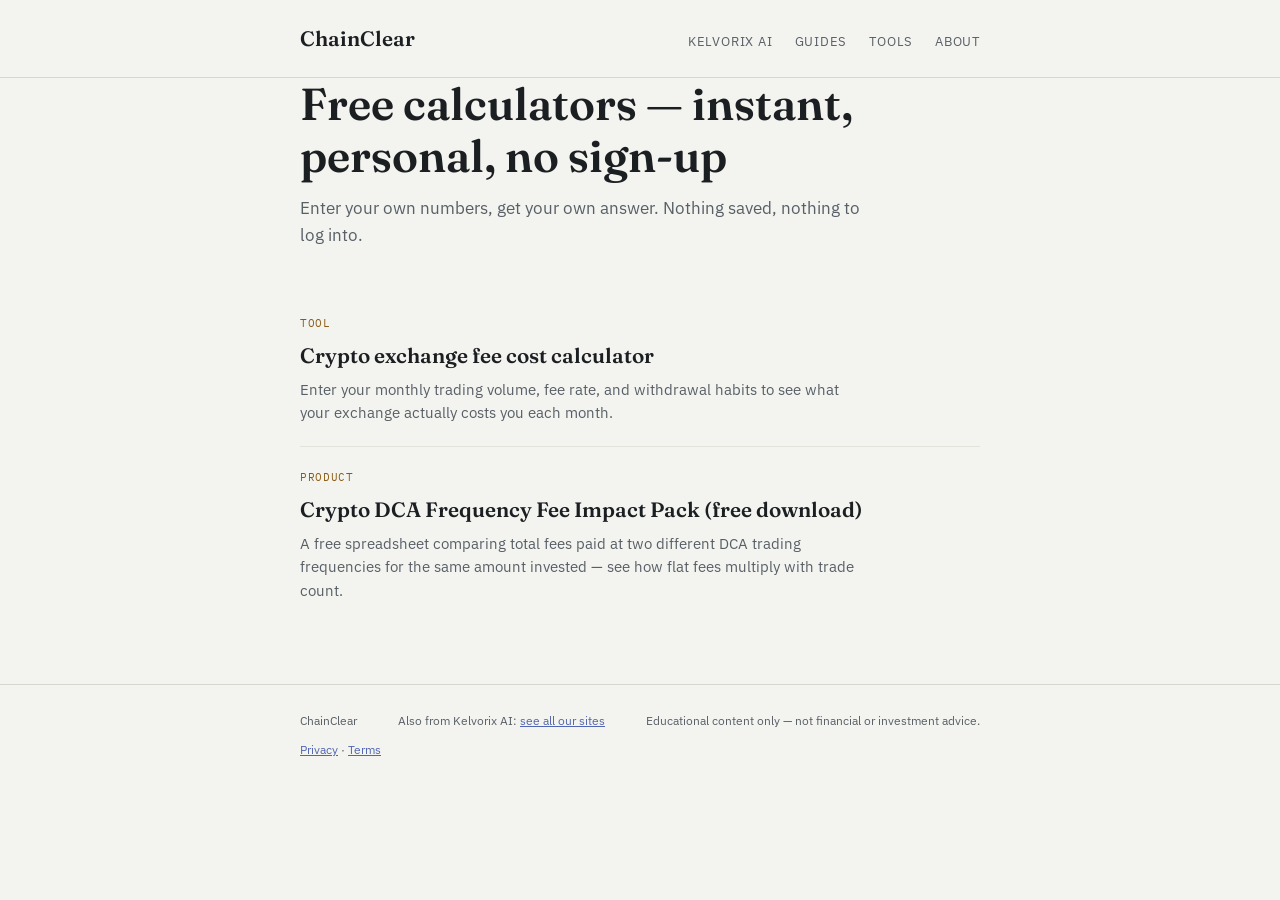
<file: tools/index.html>
<!doctype html>
<html lang="en">
<head>
<script async src="https://pagead2.googlesyndication.com/pagead/js/adsbygoogle.js?client=ca-pub-6051499531677717" crossorigin="anonymous"></script>
<meta charset="utf-8">
<meta name="viewport" content="width=device-width, initial-scale=1">
<title>Free Crypto Exchange Fee Calculators & Tools | ChainClear</title>
<meta name="description" content="Free calculators for crypto exchange trading and withdrawal fee costs — instant, personal, no sign-up.">
<link rel="canonical" href="https://kelvorixai.github.io/chainclear/tools/">
<link rel="preconnect" href="https://fonts.googleapis.com">
<link rel="preconnect" href="https://fonts.gstatic.com" crossorigin>
<link href="https://fonts.googleapis.com/css2?family=Fraunces:opsz,wght@9..144,500;9..144,600&family=IBM+Plex+Sans:wght@400;500;600&family=IBM+Plex+Mono:wght@400;500&display=swap" rel="stylesheet">
<link rel="stylesheet" href="../style.css">
</head>
<body>

<header class="site">
  <div class="wrap">
    <a class="brand" href="../index.html">ChainClear</a>
    <nav class="site">
      <a href="https://kelvorixai.github.io/">Kelvorix AI</a>
      <a href="../index.html">Guides</a>
      <a href="index.html">Tools</a>
      <a href="../about.html">About</a>
    </nav>
  </div>
</header>

<main class="wrap">
  <div class="hero">
    <h1>Free calculators — instant, personal, no sign-up</h1>
    <p>Enter your own numbers, get your own answer. Nothing saved, nothing to log into.</p>
  </div>

  <div class="post-list">
    <div class="post-card">
      <span class="tag">Tool</span>
      <a class="title" href="exchange-fee-cost-calculator.html">Crypto exchange fee cost calculator</a>
      <p>Enter your monthly trading volume, fee rate, and withdrawal habits to see what your exchange actually costs you each month.</p>
    </div>
    <div class="post-card">
      <span class="tag">Product</span>
      <a class="title" href="crypto-dca-fee-impact-pack.html">Crypto DCA Frequency Fee Impact Pack (free download)</a>
      <p>A free spreadsheet comparing total fees paid at two different DCA trading frequencies for the same amount invested — see how flat fees multiply with trade count.</p>
    </div>
  </div>
</main>

<footer class="site">
  <div class="wrap">
    <span>ChainClear</span>
    <span>Also from Kelvorix AI: <a href="https://kelvorixai.github.io/">see all our sites</a></span>
    <span>Educational content only — not financial or investment advice.</span>
    <span><a href="../privacy.html">Privacy</a> · <a href="../terms.html">Terms</a></span>
  </div>
</footer>

</body>
</html>
</file>
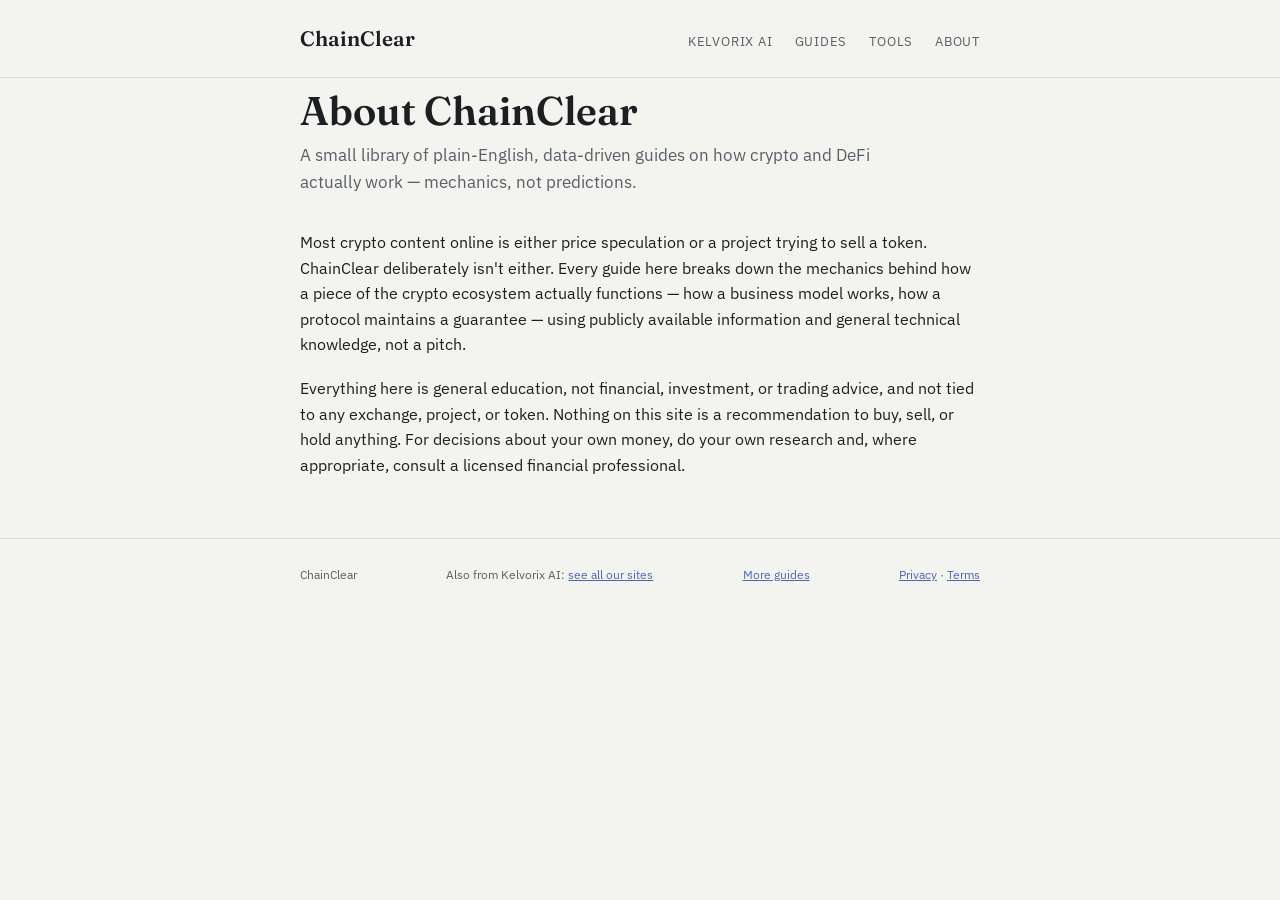
<file: about.html>
<!doctype html>
<html lang="en">
<head>
<script async src="https://pagead2.googlesyndication.com/pagead/js/adsbygoogle.js?client=ca-pub-6051499531677717" crossorigin="anonymous"></script>
<meta charset="utf-8">
<meta name="viewport" content="width=device-width, initial-scale=1">
<title>About | ChainClear</title>
<meta name="description" content="What ChainClear is and isn't — plain-English breakdowns of crypto and DeFi mechanics. No price predictions, no advice, no affiliation.">
<link rel="canonical" href="https://kelvorixai.github.io/chainclear/about.html">
<link rel="preconnect" href="https://fonts.googleapis.com">
<link rel="preconnect" href="https://fonts.gstatic.com" crossorigin>
<link href="https://fonts.googleapis.com/css2?family=Fraunces:opsz,wght@9..144,500;9..144,600&family=IBM+Plex+Sans:wght@400;500;600&family=IBM+Plex+Mono:wght@400;500&display=swap" rel="stylesheet">
<link rel="stylesheet" href="style.css">
</head>
<body>

<header class="site">
  <div class="wrap">
    <a class="brand" href="index.html">ChainClear</a>
    <nav class="site">
      <a href="https://kelvorixai.github.io/">Kelvorix AI</a>
      <a href="index.html">Guides</a>
      <a href="tools/index.html">Tools</a>
      <a href="about.html">About</a>
    </nav>
  </div>
</header>

<main class="wrap">
  <article class="post">
    <header class="meta">
      <h1>About ChainClear</h1>
      <p class="dek">A small library of plain-English, data-driven guides on how crypto and DeFi actually work — mechanics, not predictions.</p>
    </header>
    <div class="content">
      <p>Most crypto content online is either price speculation or a project trying to sell a token. ChainClear deliberately isn't either. Every guide here breaks down the mechanics behind how a piece of the crypto ecosystem actually functions — how a business model works, how a protocol maintains a guarantee — using publicly available information and general technical knowledge, not a pitch.</p>
      <p>Everything here is general education, not financial, investment, or trading advice, and not tied to any exchange, project, or token. Nothing on this site is a recommendation to buy, sell, or hold anything. For decisions about your own money, do your own research and, where appropriate, consult a licensed financial professional.</p>
    </div>
  </article>
</main>

<footer class="site">
  <div class="wrap">
    <span>ChainClear</span>
    <span>Also from Kelvorix AI: <a href="https://kelvorixai.github.io/">see all our sites</a></span>
    <span><a href="index.html">More guides</a></span>
    <span><a href="privacy.html">Privacy</a> · <a href="terms.html">Terms</a></span>
  </div>
</footer>

</body>
</html>
</file>
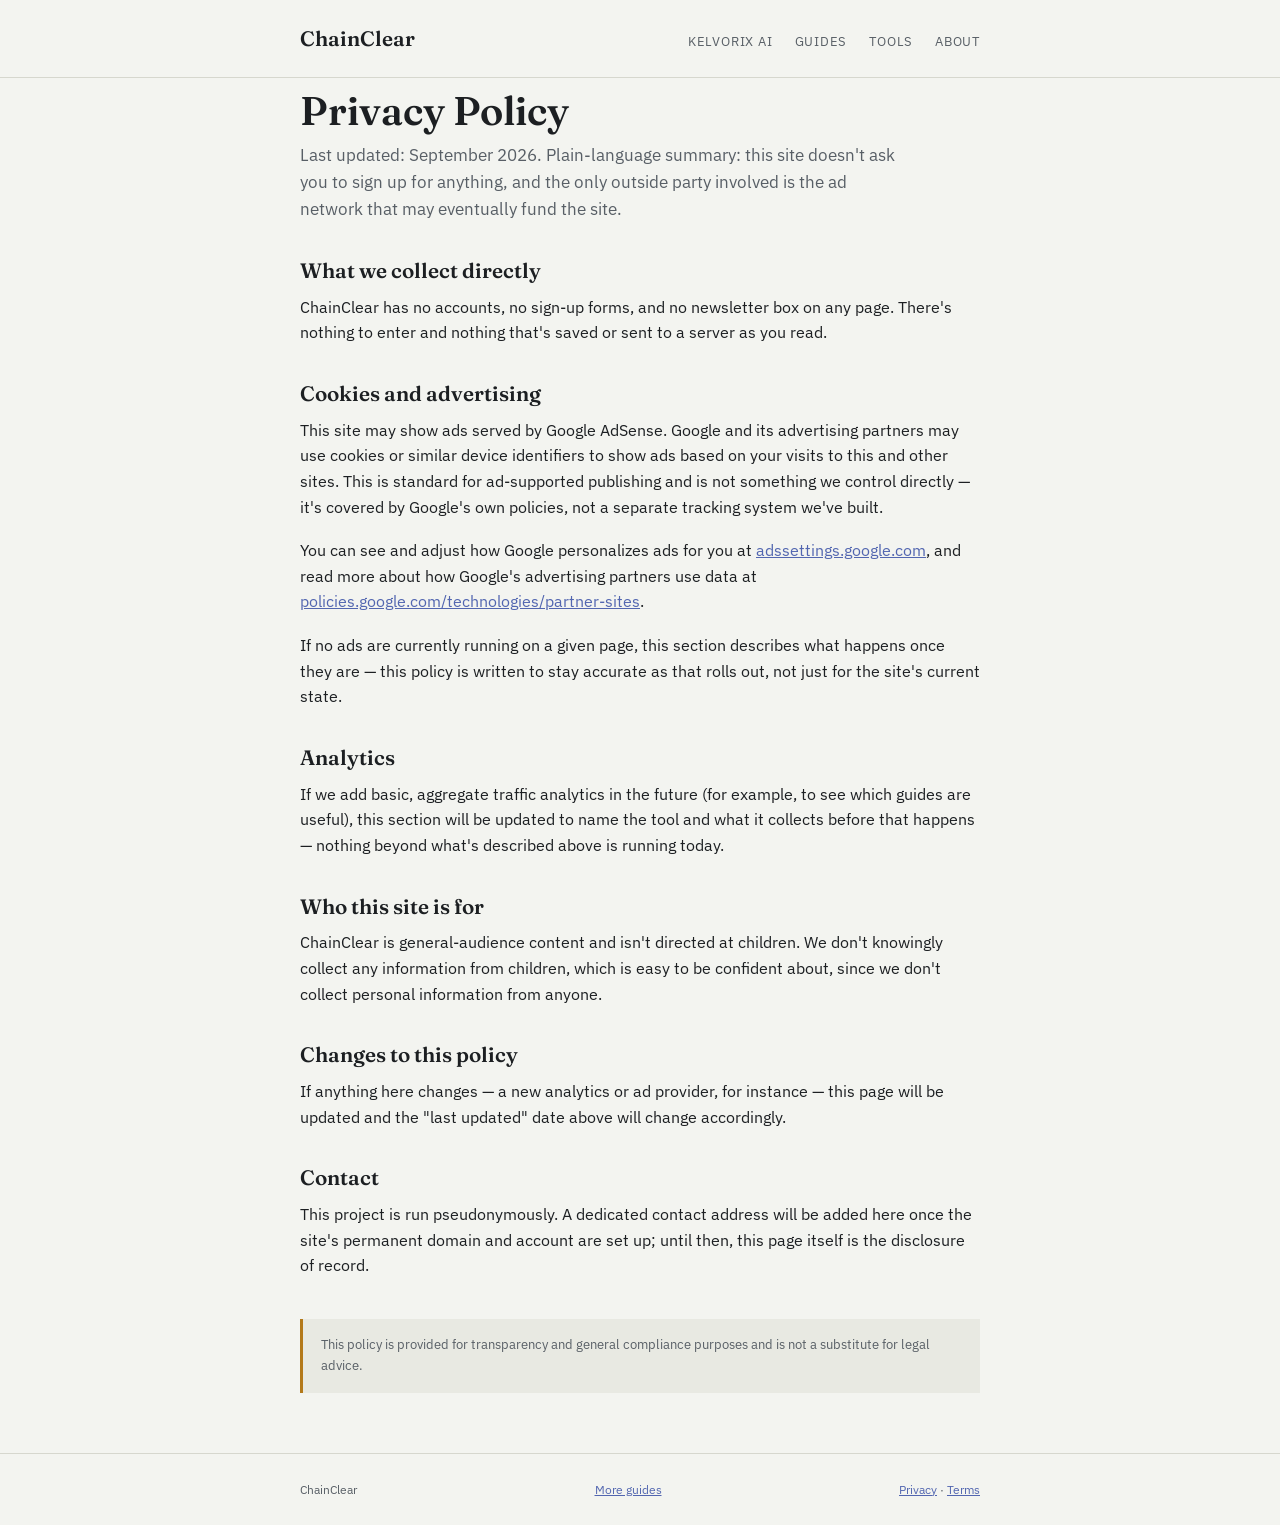
<file: privacy.html>
<!doctype html>
<html lang="en">
<head>
<script async src="https://pagead2.googlesyndication.com/pagead/js/adsbygoogle.js?client=ca-pub-6051499531677717" crossorigin="anonymous"></script>
<meta charset="utf-8">
<meta name="viewport" content="width=device-width, initial-scale=1">
<title>Privacy Policy | ChainClear</title>
<meta name="description" content="What ChainClear does and doesn't do with your data — no accounts, no sign-ups. How third-party ads use cookies, and how to opt out.">
<link rel="canonical" href="https://kelvorixai.github.io/chainclear/privacy.html">
<link rel="preconnect" href="https://fonts.googleapis.com">
<link rel="preconnect" href="https://fonts.gstatic.com" crossorigin>
<link href="https://fonts.googleapis.com/css2?family=Fraunces:opsz,wght@9..144,500;9..144,600&family=IBM+Plex+Sans:wght@400;500;600&family=IBM+Plex+Mono:wght@400;500&display=swap" rel="stylesheet">
<link rel="stylesheet" href="style.css">
</head>
<body>

<header class="site">
  <div class="wrap">
    <a class="brand" href="index.html">ChainClear</a>
    <nav class="site">
      <a href="https://kelvorixai.github.io/">Kelvorix AI</a>
      <a href="index.html">Guides</a>
      <a href="tools/index.html">Tools</a>
      <a href="about.html">About</a>
    </nav>
  </div>
</header>

<main class="wrap">
  <article class="post">
    <header class="meta">
      <h1>Privacy Policy</h1>
      <p class="dek">Last updated: September 2026. Plain-language summary: this site doesn't ask you to sign up for anything, and the only outside party involved is the ad network that may eventually fund the site.</p>
    </header>
    <div class="content">
      <h2>What we collect directly</h2>
      <p>ChainClear has no accounts, no sign-up forms, and no newsletter box on any page. There's nothing to enter and nothing that's saved or sent to a server as you read.</p>

      <h2>Cookies and advertising</h2>
      <p>This site may show ads served by Google AdSense. Google and its advertising partners may use cookies or similar device identifiers to show ads based on your visits to this and other sites. This is standard for ad-supported publishing and is not something we control directly — it's covered by Google's own policies, not a separate tracking system we've built.</p>
      <p>You can see and adjust how Google personalizes ads for you at <a href="https://adssettings.google.com" target="_blank" rel="noopener">adssettings.google.com</a>, and read more about how Google's advertising partners use data at <a href="https://policies.google.com/technologies/partner-sites" target="_blank" rel="noopener">policies.google.com/technologies/partner-sites</a>.</p>
      <p>If no ads are currently running on a given page, this section describes what happens once they are — this policy is written to stay accurate as that rolls out, not just for the site's current state.</p>

      <h2>Analytics</h2>
      <p>If we add basic, aggregate traffic analytics in the future (for example, to see which guides are useful), this section will be updated to name the tool and what it collects before that happens — nothing beyond what's described above is running today.</p>

      <h2>Who this site is for</h2>
      <p>ChainClear is general-audience content and isn't directed at children. We don't knowingly collect any information from children, which is easy to be confident about, since we don't collect personal information from anyone.</p>

      <h2>Changes to this policy</h2>
      <p>If anything here changes — a new analytics or ad provider, for instance — this page will be updated and the "last updated" date above will change accordingly.</p>

      <h2>Contact</h2>
      <p>This project is run pseudonymously. A dedicated contact address will be added here once the site's permanent domain and account are set up; until then, this page itself is the disclosure of record.</p>

      <div class="disclaimer">This policy is provided for transparency and general compliance purposes and is not a substitute for legal advice.</div>
    </div>
  </article>
</main>

<footer class="site">
  <div class="wrap">
    <span>ChainClear</span>
    <span><a href="index.html">More guides</a></span>
    <span><a href="privacy.html">Privacy</a> · <a href="terms.html">Terms</a></span>
  </div>
</footer>

</body>
</html>
</file>
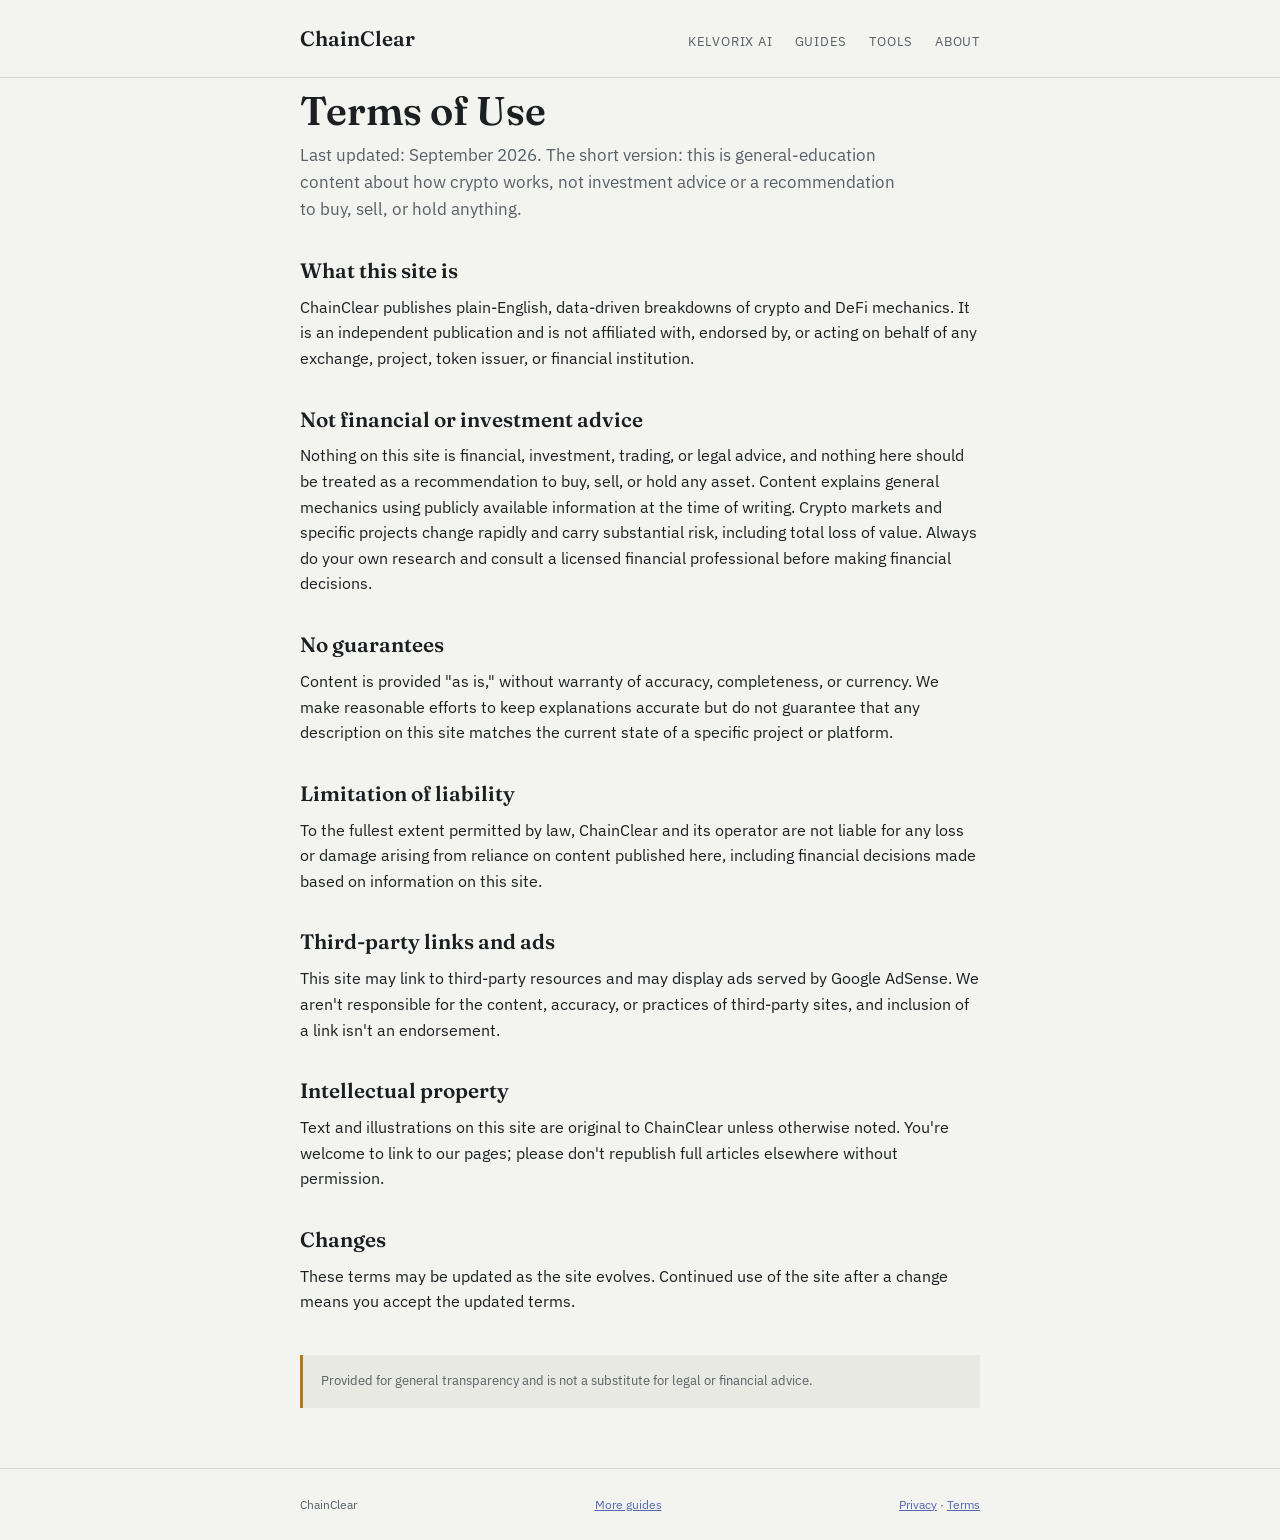
<file: terms.html>
<!doctype html>
<html lang="en">
<head>
<script async src="https://pagead2.googlesyndication.com/pagead/js/adsbygoogle.js?client=ca-pub-6051499531677717" crossorigin="anonymous"></script>
<meta charset="utf-8">
<meta name="viewport" content="width=device-width, initial-scale=1">
<title>Terms of Use | ChainClear</title>
<meta name="description" content="Terms of use for ChainClear — general-education content on crypto and DeFi mechanics, not financial or investment advice.">
<link rel="canonical" href="https://kelvorixai.github.io/chainclear/terms.html">
<link rel="preconnect" href="https://fonts.googleapis.com">
<link rel="preconnect" href="https://fonts.gstatic.com" crossorigin>
<link href="https://fonts.googleapis.com/css2?family=Fraunces:opsz,wght@9..144,500;9..144,600&family=IBM+Plex+Sans:wght@400;500;600&family=IBM+Plex+Mono:wght@400;500&display=swap" rel="stylesheet">
<link rel="stylesheet" href="style.css">
</head>
<body>

<header class="site">
  <div class="wrap">
    <a class="brand" href="index.html">ChainClear</a>
    <nav class="site">
      <a href="https://kelvorixai.github.io/">Kelvorix AI</a>
      <a href="index.html">Guides</a>
      <a href="tools/index.html">Tools</a>
      <a href="about.html">About</a>
    </nav>
  </div>
</header>

<main class="wrap">
  <article class="post">
    <header class="meta">
      <h1>Terms of Use</h1>
      <p class="dek">Last updated: September 2026. The short version: this is general-education content about how crypto works, not investment advice or a recommendation to buy, sell, or hold anything.</p>
    </header>
    <div class="content">
      <h2>What this site is</h2>
      <p>ChainClear publishes plain-English, data-driven breakdowns of crypto and DeFi mechanics. It is an independent publication and is not affiliated with, endorsed by, or acting on behalf of any exchange, project, token issuer, or financial institution.</p>

      <h2>Not financial or investment advice</h2>
      <p>Nothing on this site is financial, investment, trading, or legal advice, and nothing here should be treated as a recommendation to buy, sell, or hold any asset. Content explains general mechanics using publicly available information at the time of writing. Crypto markets and specific projects change rapidly and carry substantial risk, including total loss of value. Always do your own research and consult a licensed financial professional before making financial decisions.</p>

      <h2>No guarantees</h2>
      <p>Content is provided "as is," without warranty of accuracy, completeness, or currency. We make reasonable efforts to keep explanations accurate but do not guarantee that any description on this site matches the current state of a specific project or platform.</p>

      <h2>Limitation of liability</h2>
      <p>To the fullest extent permitted by law, ChainClear and its operator are not liable for any loss or damage arising from reliance on content published here, including financial decisions made based on information on this site.</p>

      <h2>Third-party links and ads</h2>
      <p>This site may link to third-party resources and may display ads served by Google AdSense. We aren't responsible for the content, accuracy, or practices of third-party sites, and inclusion of a link isn't an endorsement.</p>

      <h2>Intellectual property</h2>
      <p>Text and illustrations on this site are original to ChainClear unless otherwise noted. You're welcome to link to our pages; please don't republish full articles elsewhere without permission.</p>

      <h2>Changes</h2>
      <p>These terms may be updated as the site evolves. Continued use of the site after a change means you accept the updated terms.</p>

      <div class="disclaimer">Provided for general transparency and is not a substitute for legal or financial advice.</div>
    </div>
  </article>
</main>

<footer class="site">
  <div class="wrap">
    <span>ChainClear</span>
    <span><a href="index.html">More guides</a></span>
    <span><a href="privacy.html">Privacy</a> · <a href="terms.html">Terms</a></span>
  </div>
</footer>

</body>
</html>
</file>
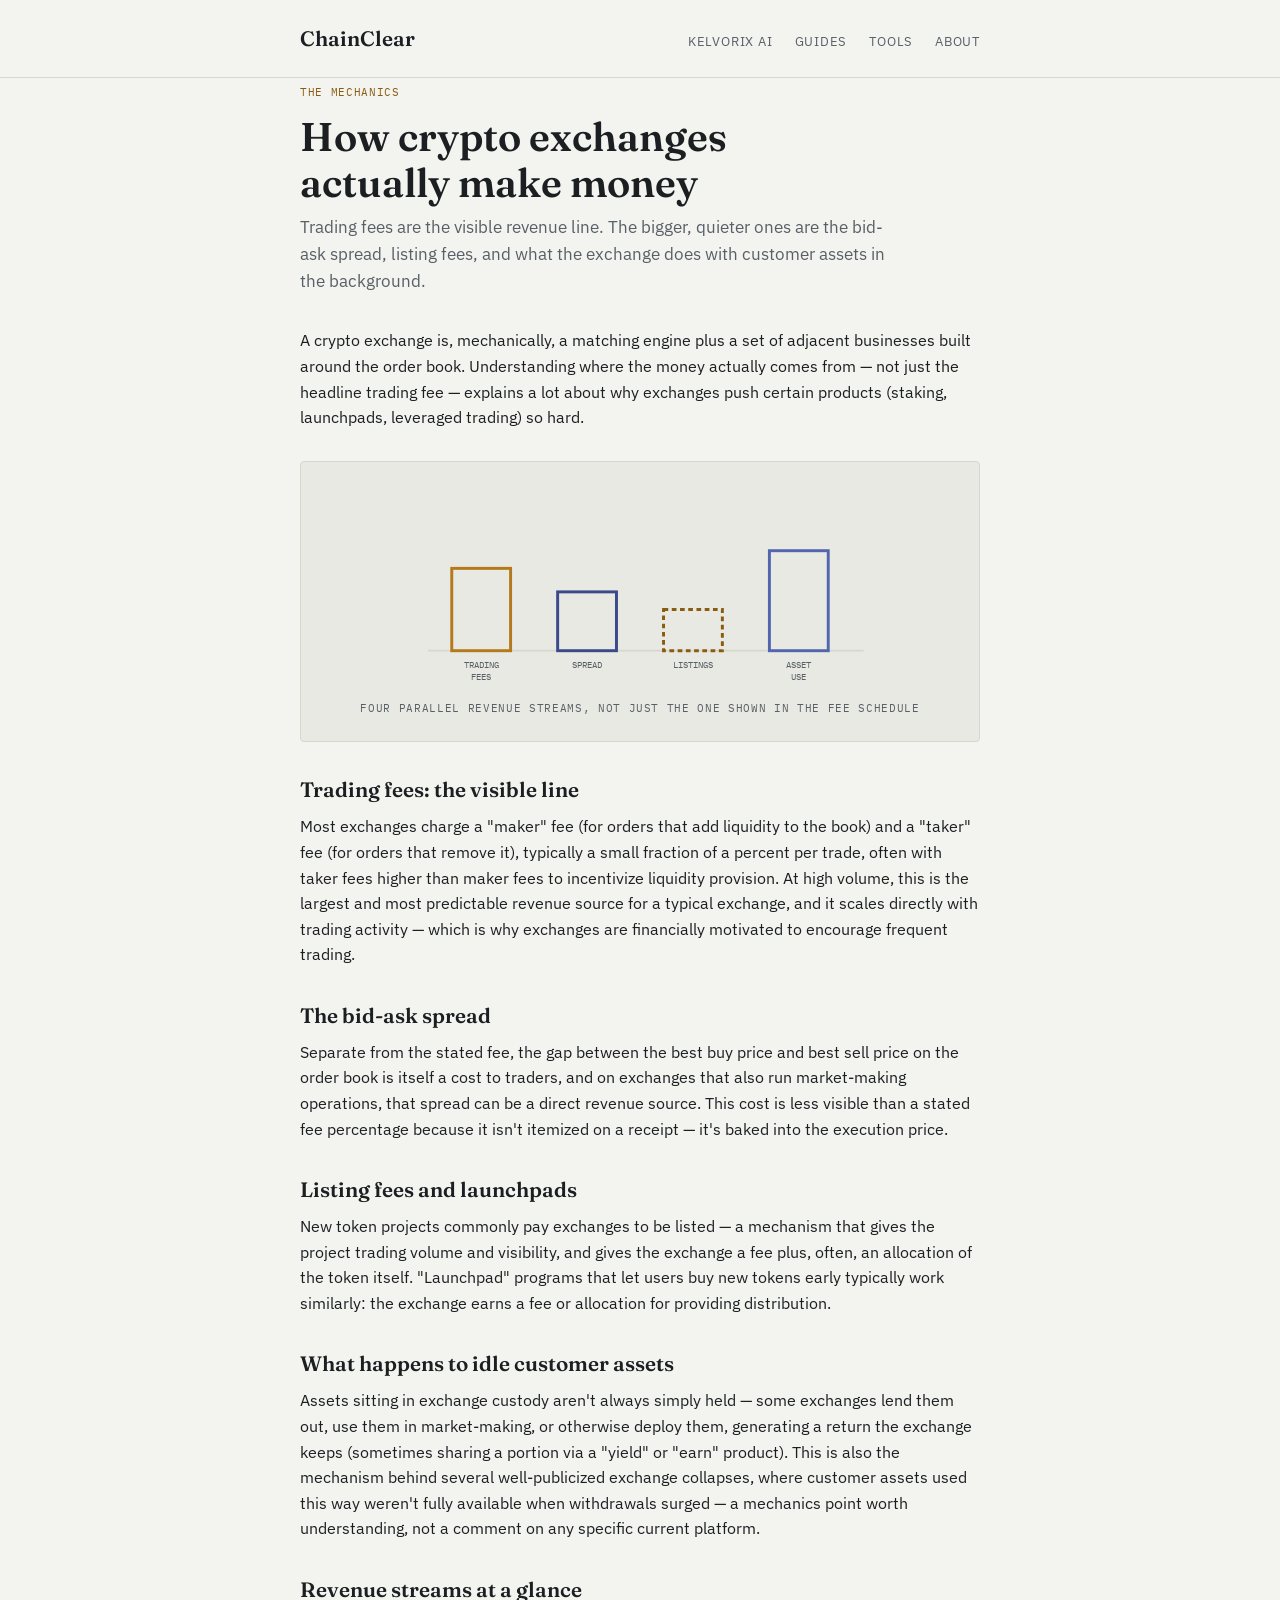
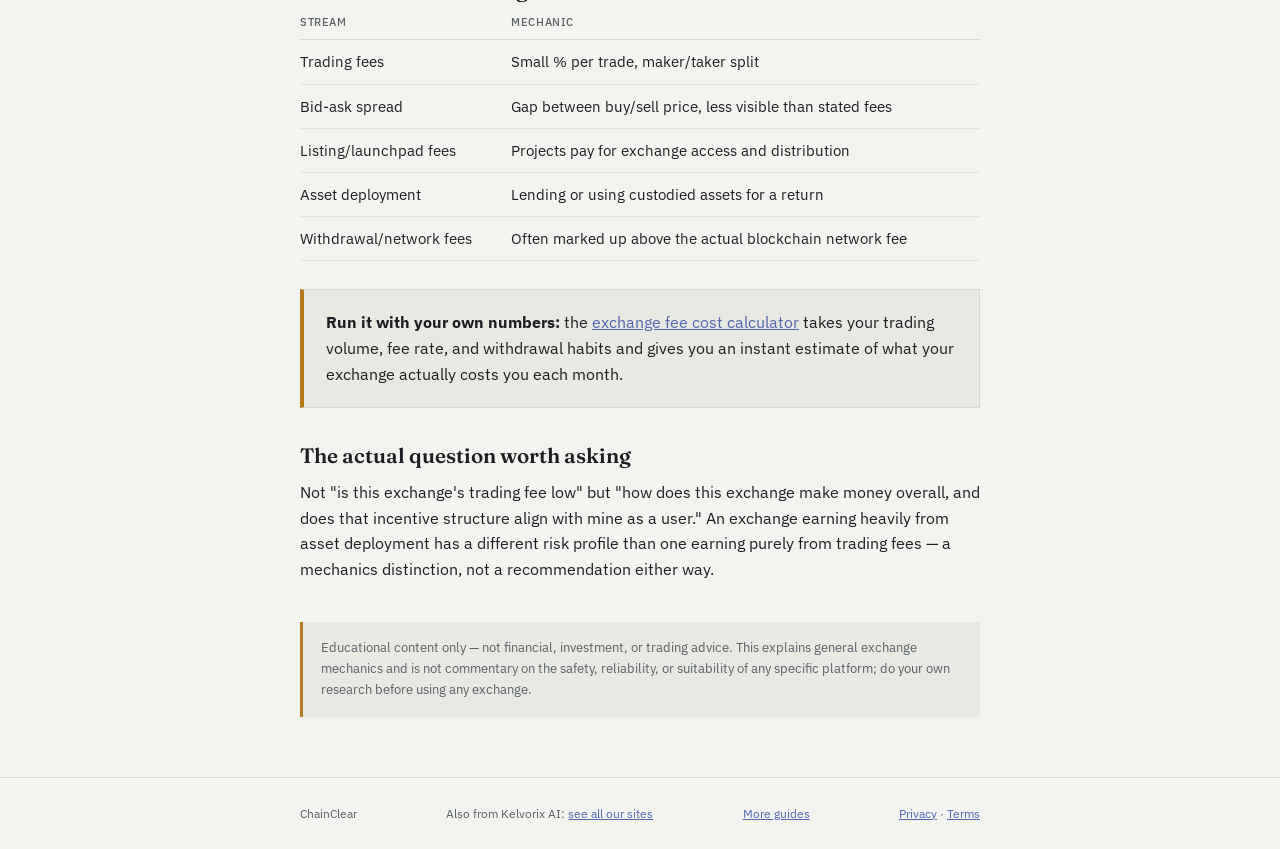
<file: articles/how-crypto-exchanges-actually-make-money.html>
<!doctype html>
<html lang="en">
<head>
<script async src="https://pagead2.googlesyndication.com/pagead/js/adsbygoogle.js?client=ca-pub-6051499531677717" crossorigin="anonymous"></script>
<meta charset="utf-8">
<meta name="viewport" content="width=device-width, initial-scale=1">
<title>How Crypto Exchanges Actually Make Money | ChainClear</title>
<meta name="description" content="Trading fees, spreads, listing fees, and staking cuts — the actual revenue mechanics behind crypto exchanges, explained without hype or advice.">
<link rel="canonical" href="https://kelvorixai.github.io/chainclear/articles/how-crypto-exchanges-actually-make-money.html">
<meta property="og:title" content="How Crypto Exchanges Actually Make Money">
<meta property="og:description" content="The real revenue mechanics behind crypto exchanges — fees, spreads, listings, and more.">
<meta property="og:type" content="article">
<meta property="og:url" content="https://kelvorixai.github.io/chainclear/articles/how-crypto-exchanges-actually-make-money.html">
<link rel="preconnect" href="https://fonts.googleapis.com">
<link rel="preconnect" href="https://fonts.gstatic.com" crossorigin>
<link href="https://fonts.googleapis.com/css2?family=Fraunces:opsz,wght@9..144,500;9..144,600&family=IBM+Plex+Sans:wght@400;500;600&family=IBM+Plex+Mono:wght@400;500&display=swap" rel="stylesheet">
<link rel="stylesheet" href="../style.css">
<style>
.figure{margin:30px 0 36px;padding:24px;background:var(--paper-raised);border:1px solid var(--line);border-radius:4px;}
.figure svg{display:block;width:100%;height:auto;max-height:200px;}
.figure figcaption{margin-top:14px;font-family:"IBM Plex Mono",monospace;font-size:11px;text-transform:uppercase;letter-spacing:.06em;color:var(--ink-soft);text-align:center;}
</style>
</head>
<body>

<header class="site">
  <div class="wrap">
    <a class="brand" href="../index.html">ChainClear</a>
    <nav class="site">
      <a href="https://kelvorixai.github.io/">Kelvorix AI</a>
      <a href="../index.html">Guides</a>
      <a href="../tools/index.html">Tools</a>
      <a href="../about.html">About</a>
    </nav>
  </div>
</header>

<main class="wrap">
  <article class="post">
    <header class="meta">
      <span class="tag">The Mechanics</span>
      <h1>How crypto exchanges actually make money</h1>
      <p class="dek">Trading fees are the visible revenue line. The bigger, quieter ones are the bid-ask spread, listing fees, and what the exchange does with customer assets in the background.</p>
    </header>

    <div class="content">
      <p>A crypto exchange is, mechanically, a matching engine plus a set of adjacent businesses built around the order book. Understanding where the money actually comes from — not just the headline trading fee — explains a lot about why exchanges push certain products (staking, launchpads, leveraged trading) so hard.</p>

      <figure class="figure">
        <svg viewBox="0 0 420 170" role="img" aria-label="Illustration of four exchange revenue streams as parallel bars of different heights">
          <line x1="30" y1="140" x2="400" y2="140" style="stroke:var(--line)" stroke-width="1.5"/>
          <rect x="50" y="70" width="50" height="70" style="fill:none;stroke:var(--amber)" stroke-width="2.5"/>
          <text x="75" y="155" text-anchor="middle" font-family="IBM Plex Mono, monospace" font-size="8" style="fill:var(--ink-soft)">TRADING</text>
          <text x="75" y="165" text-anchor="middle" font-family="IBM Plex Mono, monospace" font-size="8" style="fill:var(--ink-soft)">FEES</text>
          <rect x="140" y="90" width="50" height="50" style="fill:none;stroke:var(--indigo)" stroke-width="2.5"/>
          <text x="165" y="155" text-anchor="middle" font-family="IBM Plex Mono, monospace" font-size="8" style="fill:var(--ink-soft)">SPREAD</text>
          <rect x="230" y="105" width="50" height="35" style="fill:none;stroke:var(--amber-strong)" stroke-width="2.5" stroke-dasharray="4,3"/>
          <text x="255" y="155" text-anchor="middle" font-family="IBM Plex Mono, monospace" font-size="8" style="fill:var(--ink-soft)">LISTINGS</text>
          <rect x="320" y="55" width="50" height="85" style="fill:none;stroke:var(--indigo-soft)" stroke-width="2.5"/>
          <text x="345" y="155" text-anchor="middle" font-family="IBM Plex Mono, monospace" font-size="8" style="fill:var(--ink-soft)">ASSET</text>
          <text x="345" y="165" text-anchor="middle" font-family="IBM Plex Mono, monospace" font-size="8" style="fill:var(--ink-soft)">USE</text>
        </svg>
        <figcaption>Four parallel revenue streams, not just the one shown in the fee schedule</figcaption>
      </figure>

      <h2>Trading fees: the visible line</h2>
      <p>Most exchanges charge a "maker" fee (for orders that add liquidity to the book) and a "taker" fee (for orders that remove it), typically a small fraction of a percent per trade, often with taker fees higher than maker fees to incentivize liquidity provision. At high volume, this is the largest and most predictable revenue source for a typical exchange, and it scales directly with trading activity — which is why exchanges are financially motivated to encourage frequent trading.</p>

      <h2>The bid-ask spread</h2>
      <p>Separate from the stated fee, the gap between the best buy price and best sell price on the order book is itself a cost to traders, and on exchanges that also run market-making operations, that spread can be a direct revenue source. This cost is less visible than a stated fee percentage because it isn't itemized on a receipt — it's baked into the execution price.</p>

      <h2>Listing fees and launchpads</h2>
      <p>New token projects commonly pay exchanges to be listed — a mechanism that gives the project trading volume and visibility, and gives the exchange a fee plus, often, an allocation of the token itself. "Launchpad" programs that let users buy new tokens early typically work similarly: the exchange earns a fee or allocation for providing distribution.</p>

      <h2>What happens to idle customer assets</h2>
      <p>Assets sitting in exchange custody aren't always simply held — some exchanges lend them out, use them in market-making, or otherwise deploy them, generating a return the exchange keeps (sometimes sharing a portion via a "yield" or "earn" product). This is also the mechanism behind several well-publicized exchange collapses, where customer assets used this way weren't fully available when withdrawals surged — a mechanics point worth understanding, not a comment on any specific current platform.</p>

      <h2>Revenue streams at a glance</h2>
      <table>
        <thead><tr><th>Stream</th><th>Mechanic</th></tr></thead>
        <tbody>
          <tr><td>Trading fees</td><td>Small % per trade, maker/taker split</td></tr>
          <tr><td>Bid-ask spread</td><td>Gap between buy/sell price, less visible than stated fees</td></tr>
          <tr><td>Listing/launchpad fees</td><td>Projects pay for exchange access and distribution</td></tr>
          <tr><td>Asset deployment</td><td>Lending or using custodied assets for a return</td></tr>
          <tr><td>Withdrawal/network fees</td><td>Often marked up above the actual blockchain network fee</td></tr>
        </tbody>
      </table>

      <div style="margin:28px 0; padding:20px 22px; border:1px solid var(--line); border-left:4px solid var(--amber); background:var(--paper-raised);"><strong>Run it with your own numbers:</strong> the <a href="../tools/exchange-fee-cost-calculator.html">exchange fee cost calculator</a> takes your trading volume, fee rate, and withdrawal habits and gives you an instant estimate of what your exchange actually costs you each month.</div>

      <h2>The actual question worth asking</h2>
      <p>Not "is this exchange's trading fee low" but "how does this exchange make money overall, and does that incentive structure align with mine as a user." An exchange earning heavily from asset deployment has a different risk profile than one earning purely from trading fees — a mechanics distinction, not a recommendation either way.</p>

      <div class="disclaimer">Educational content only — not financial, investment, or trading advice. This explains general exchange mechanics and is not commentary on the safety, reliability, or suitability of any specific platform; do your own research before using any exchange.</div>
    </div>
  </article>
</main>

<footer class="site">
  <div class="wrap">
    <span>ChainClear</span>
    <span>Also from Kelvorix AI: <a href="https://kelvorixai.github.io/">see all our sites</a></span>
    <span><a href="../index.html">More guides</a></span>
    <span><a href="../privacy.html">Privacy</a> · <a href="../terms.html">Terms</a></span>
  </div>
</footer>

</body>
</html>
</file>
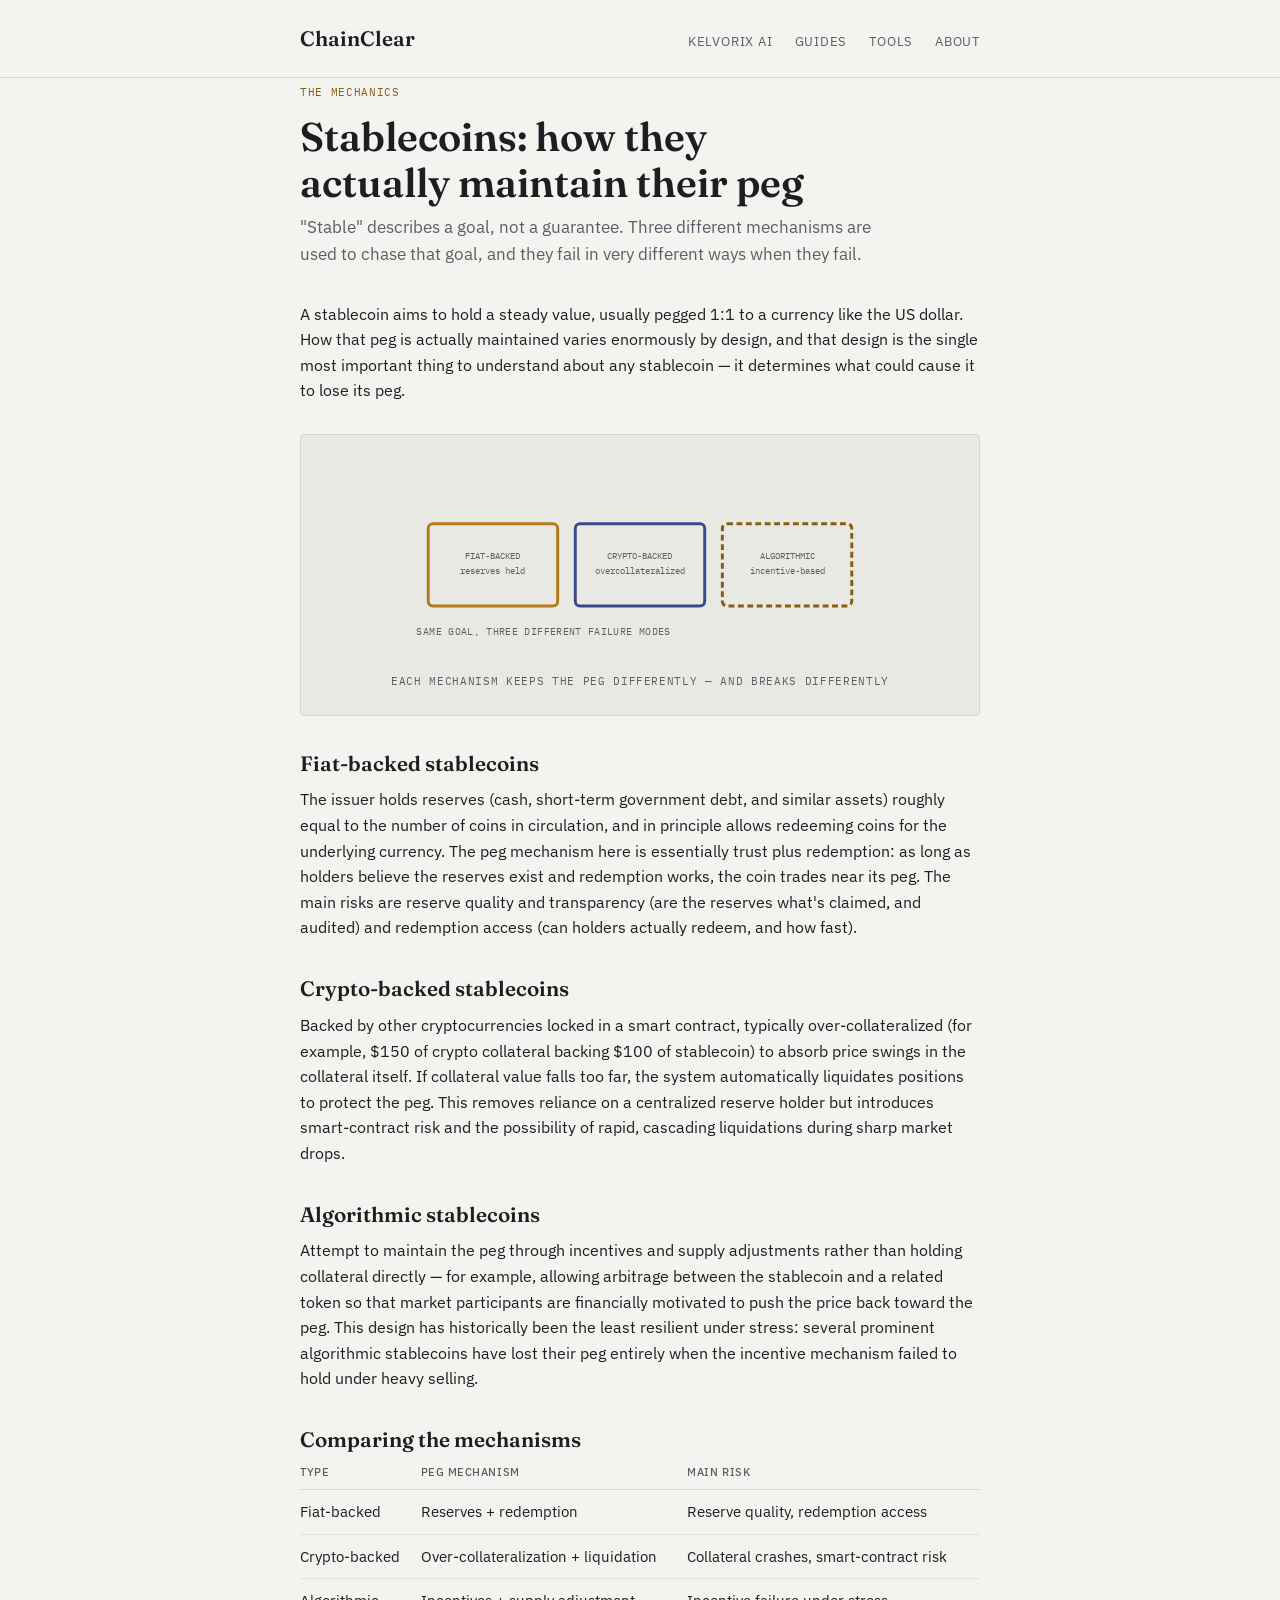
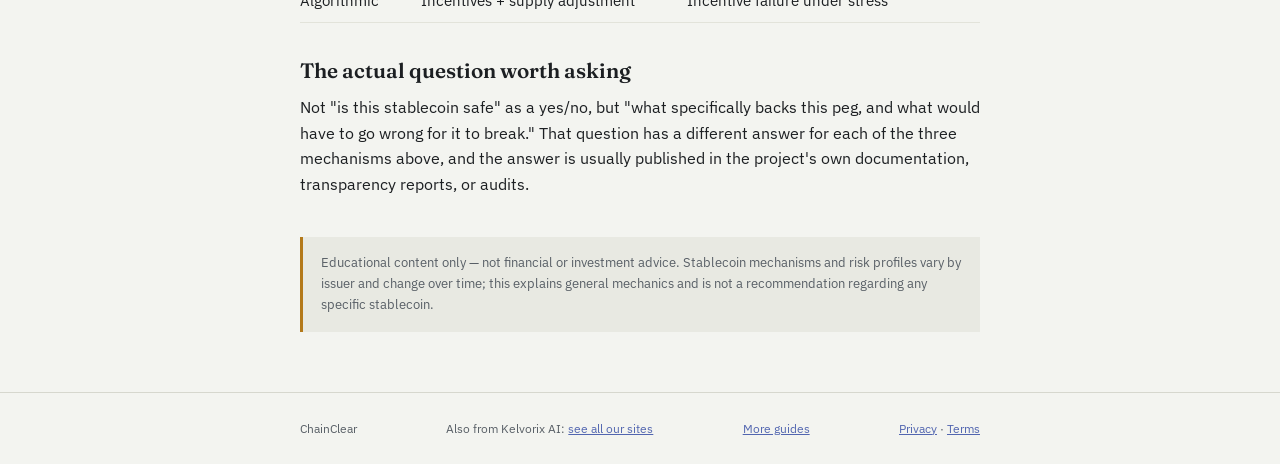
<file: articles/stablecoins-how-they-maintain-their-peg.html>
<!doctype html>
<html lang="en">
<head>
<script async src="https://pagead2.googlesyndication.com/pagead/js/adsbygoogle.js?client=ca-pub-6051499531677717" crossorigin="anonymous"></script>
<meta charset="utf-8">
<meta name="viewport" content="width=device-width, initial-scale=1">
<title>Stablecoins: How They Actually Maintain Their Peg | ChainClear</title>
<meta name="description" content="Fiat-backed, crypto-backed, and algorithmic stablecoins compared — the actual mechanics that keep (or fail to keep) a stablecoin at its peg.">
<link rel="canonical" href="https://kelvorixai.github.io/chainclear/articles/stablecoins-how-they-maintain-their-peg.html">
<meta property="og:title" content="Stablecoins: How They Actually Maintain Their Peg">
<meta property="og:description" content="The real mechanics behind fiat-backed, crypto-backed, and algorithmic stablecoins.">
<meta property="og:type" content="article">
<meta property="og:url" content="https://kelvorixai.github.io/chainclear/articles/stablecoins-how-they-maintain-their-peg.html">
<link rel="preconnect" href="https://fonts.googleapis.com">
<link rel="preconnect" href="https://fonts.gstatic.com" crossorigin>
<link href="https://fonts.googleapis.com/css2?family=Fraunces:opsz,wght@9..144,500;9..144,600&family=IBM+Plex+Sans:wght@400;500;600&family=IBM+Plex+Mono:wght@400;500&display=swap" rel="stylesheet">
<link rel="stylesheet" href="../style.css">
<style>
.figure{margin:30px 0 36px;padding:24px;background:var(--paper-raised);border:1px solid var(--line);border-radius:4px;}
.figure svg{display:block;width:100%;height:auto;max-height:200px;}
.figure figcaption{margin-top:14px;font-family:"IBM Plex Mono",monospace;font-size:11px;text-transform:uppercase;letter-spacing:.06em;color:var(--ink-soft);text-align:center;}
</style>
</head>
<body>

<header class="site">
  <div class="wrap">
    <a class="brand" href="../index.html">ChainClear</a>
    <nav class="site">
      <a href="https://kelvorixai.github.io/">Kelvorix AI</a>
      <a href="../index.html">Guides</a>
      <a href="../tools/index.html">Tools</a>
      <a href="../about.html">About</a>
    </nav>
  </div>
</header>

<main class="wrap">
  <article class="post">
    <header class="meta">
      <span class="tag">The Mechanics</span>
      <h1>Stablecoins: how they actually maintain their peg</h1>
      <p class="dek">"Stable" describes a goal, not a guarantee. Three different mechanisms are used to chase that goal, and they fail in very different ways when they fail.</p>
    </header>

    <div class="content">
      <p>A stablecoin aims to hold a steady value, usually pegged 1:1 to a currency like the US dollar. How that peg is actually maintained varies enormously by design, and that design is the single most important thing to understand about any stablecoin — it determines what could cause it to lose its peg.</p>

      <figure class="figure">
        <svg viewBox="0 0 420 170" role="img" aria-label="Illustration of three stablecoin mechanisms: fiat-backed, crypto-backed, and algorithmic">
          <rect x="30" y="55" width="110" height="70" rx="4" style="fill:none;stroke:var(--amber)" stroke-width="2.5"/>
          <text x="85" y="85" text-anchor="middle" font-family="IBM Plex Mono, monospace" font-size="8" style="fill:var(--ink-soft)">FIAT-BACKED</text>
          <text x="85" y="98" text-anchor="middle" font-family="IBM Plex Mono, monospace" font-size="7.5" style="fill:var(--ink-soft)">reserves held</text>
          <rect x="155" y="55" width="110" height="70" rx="4" style="fill:none;stroke:var(--indigo)" stroke-width="2.5"/>
          <text x="210" y="85" text-anchor="middle" font-family="IBM Plex Mono, monospace" font-size="8" style="fill:var(--ink-soft)">CRYPTO-BACKED</text>
          <text x="210" y="98" text-anchor="middle" font-family="IBM Plex Mono, monospace" font-size="7.5" style="fill:var(--ink-soft)">overcollateralized</text>
          <rect x="280" y="55" width="110" height="70" rx="4" style="fill:none;stroke:var(--amber-strong)" stroke-width="2.5" stroke-dasharray="5,3"/>
          <text x="335" y="85" text-anchor="middle" font-family="IBM Plex Mono, monospace" font-size="8" style="fill:var(--ink-soft)">ALGORITHMIC</text>
          <text x="335" y="98" text-anchor="middle" font-family="IBM Plex Mono, monospace" font-size="7.5" style="fill:var(--ink-soft)">incentive-based</text>
          <text x="20" y="150" font-family="IBM Plex Mono, monospace" font-size="8.5" style="fill:var(--ink-soft)" letter-spacing=".3">SAME GOAL, THREE DIFFERENT FAILURE MODES</text>
        </svg>
        <figcaption>Each mechanism keeps the peg differently — and breaks differently</figcaption>
      </figure>

      <h2>Fiat-backed stablecoins</h2>
      <p>The issuer holds reserves (cash, short-term government debt, and similar assets) roughly equal to the number of coins in circulation, and in principle allows redeeming coins for the underlying currency. The peg mechanism here is essentially trust plus redemption: as long as holders believe the reserves exist and redemption works, the coin trades near its peg. The main risks are reserve quality and transparency (are the reserves what's claimed, and audited) and redemption access (can holders actually redeem, and how fast).</p>

      <h2>Crypto-backed stablecoins</h2>
      <p>Backed by other cryptocurrencies locked in a smart contract, typically over-collateralized (for example, $150 of crypto collateral backing $100 of stablecoin) to absorb price swings in the collateral itself. If collateral value falls too far, the system automatically liquidates positions to protect the peg. This removes reliance on a centralized reserve holder but introduces smart-contract risk and the possibility of rapid, cascading liquidations during sharp market drops.</p>

      <h2>Algorithmic stablecoins</h2>
      <p>Attempt to maintain the peg through incentives and supply adjustments rather than holding collateral directly — for example, allowing arbitrage between the stablecoin and a related token so that market participants are financially motivated to push the price back toward the peg. This design has historically been the least resilient under stress: several prominent algorithmic stablecoins have lost their peg entirely when the incentive mechanism failed to hold under heavy selling.</p>

      <h2>Comparing the mechanisms</h2>
      <table>
        <thead><tr><th>Type</th><th>Peg mechanism</th><th>Main risk</th></tr></thead>
        <tbody>
          <tr><td>Fiat-backed</td><td>Reserves + redemption</td><td>Reserve quality, redemption access</td></tr>
          <tr><td>Crypto-backed</td><td>Over-collateralization + liquidation</td><td>Collateral crashes, smart-contract risk</td></tr>
          <tr><td>Algorithmic</td><td>Incentives + supply adjustment</td><td>Incentive failure under stress</td></tr>
        </tbody>
      </table>

      <h2>The actual question worth asking</h2>
      <p>Not "is this stablecoin safe" as a yes/no, but "what specifically backs this peg, and what would have to go wrong for it to break." That question has a different answer for each of the three mechanisms above, and the answer is usually published in the project's own documentation, transparency reports, or audits.</p>

      <div class="disclaimer">Educational content only — not financial or investment advice. Stablecoin mechanisms and risk profiles vary by issuer and change over time; this explains general mechanics and is not a recommendation regarding any specific stablecoin.</div>
    </div>
  </article>
</main>

<footer class="site">
  <div class="wrap">
    <span>ChainClear</span>
    <span>Also from Kelvorix AI: <a href="https://kelvorixai.github.io/">see all our sites</a></span>
    <span><a href="../index.html">More guides</a></span>
    <span><a href="../privacy.html">Privacy</a> · <a href="../terms.html">Terms</a></span>
  </div>
</footer>

</body>
</html>
</file>
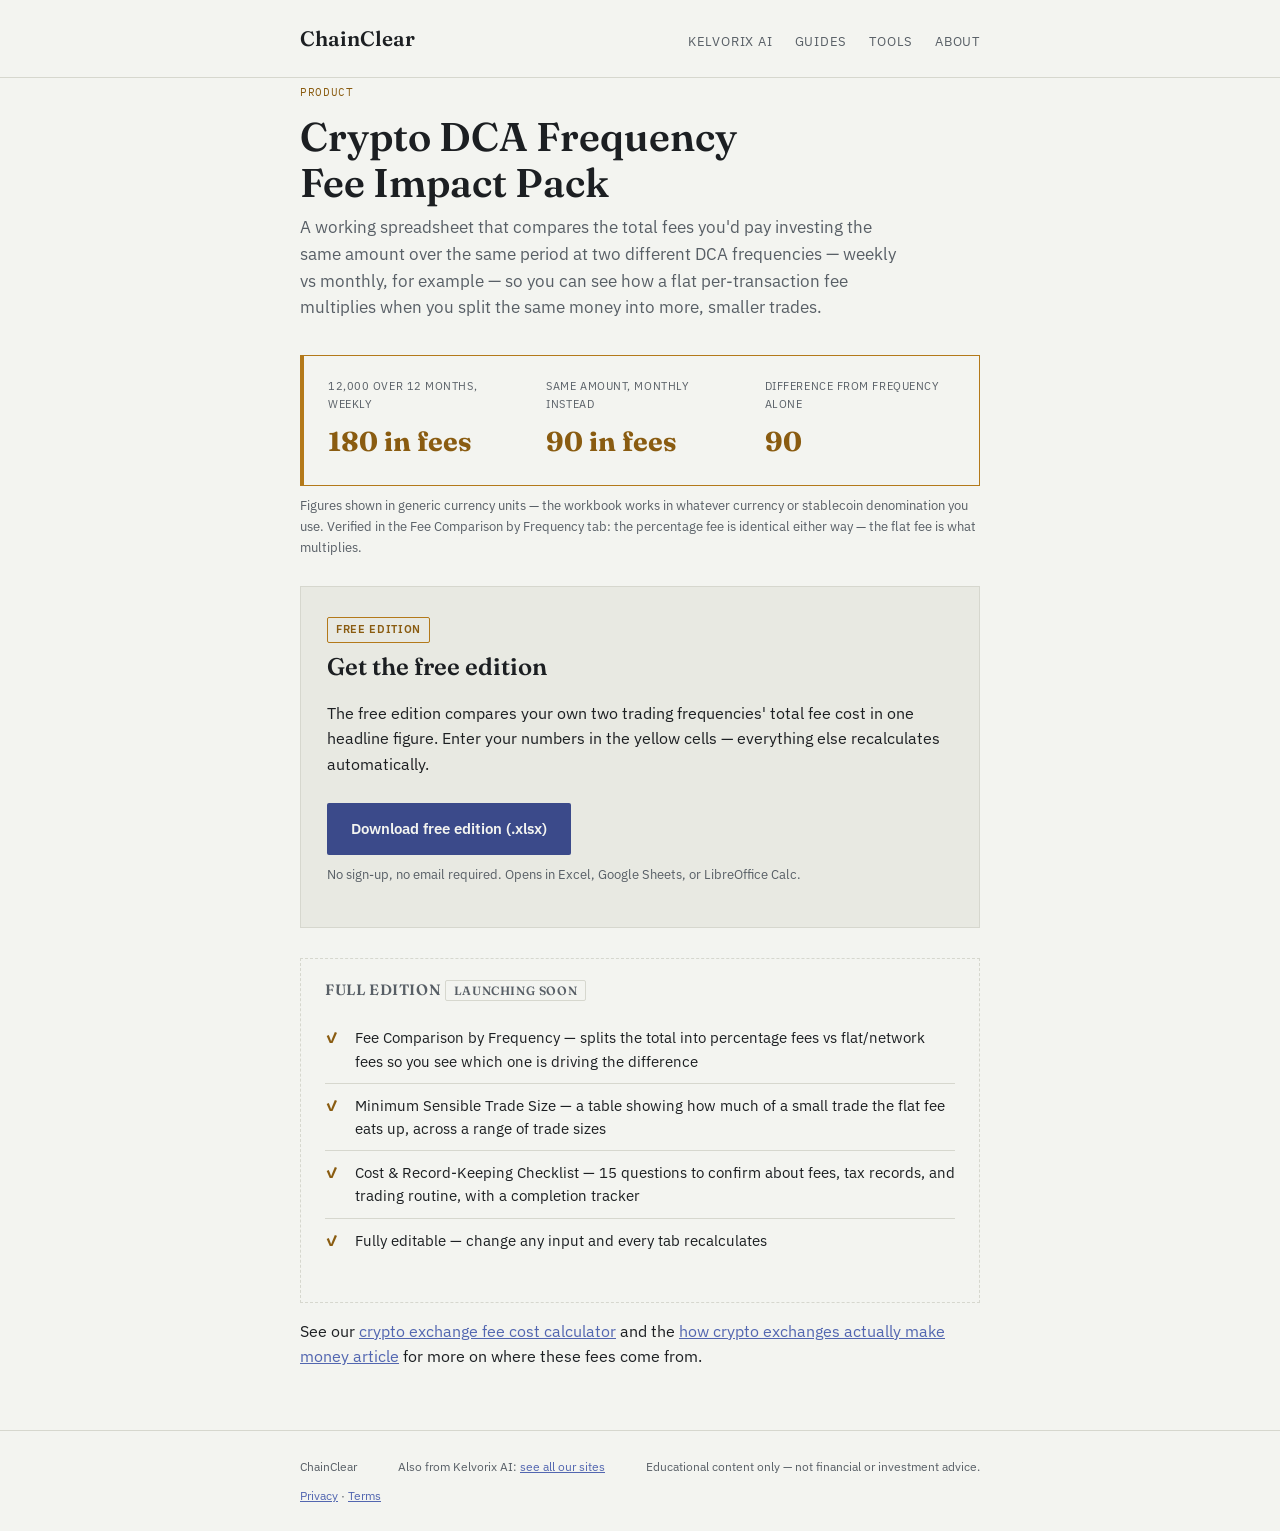
<file: tools/crypto-dca-fee-impact-pack.html>
<!doctype html>
<html lang="en">
<head>
<script async src="https://pagead2.googlesyndication.com/pagead/js/adsbygoogle.js?client=ca-pub-6051499531677717" crossorigin="anonymous"></script>
<meta charset="utf-8">
<meta name="viewport" content="width=device-width, initial-scale=1">
<title>Crypto DCA Frequency Fee Impact Pack | ChainClear</title>
<meta name="description" content="A free downloadable spreadsheet that compares the total fees you'd pay investing the same amount at different DCA frequencies — not just the headline fee rate.">
<link rel="canonical" href="https://kelvorixai.github.io/chainclear/tools/crypto-dca-fee-impact-pack.html">
<meta property="og:title" content="Crypto DCA Frequency Fee Impact Pack">
<meta property="og:description" content="See how splitting the same investment into more or fewer trades changes your total fees paid.">
<meta property="og:type" content="website">
<link rel="preconnect" href="https://fonts.googleapis.com">
<link rel="preconnect" href="https://fonts.gstatic.com" crossorigin>
<link href="https://fonts.googleapis.com/css2?family=Fraunces:opsz,wght@9..144,500;9..144,600;9..144,700&family=IBM+Plex+Sans:wght@400;500;600&family=IBM+Plex+Mono:wght@400;500&display=swap" rel="stylesheet">
<link rel="stylesheet" href="../style.css">
<style>
  .product-box{ border:1px solid var(--line); padding:28px 26px; margin-top:28px; background:var(--paper-raised); }
  .product-box h2{ margin-top:0; }
  .feature-list{ list-style:none; padding:0; margin:18px 0; }
  .feature-list li{ padding:10px 0 10px 30px; position:relative; border-bottom:1px solid var(--line); font-size:14.5px; }
  .feature-list li:last-child{ border-bottom:none; }
  .feature-list li::before{ content:"✓"; position:absolute; left:0; color:var(--amber-strong); font-weight:700; }
  .download-btn{
    display:inline-block; font: inherit; font-size:15px; font-weight:600; background:var(--indigo); color:var(--paper);
    border:none; padding:14px 24px; border-radius:2px; cursor:pointer; text-decoration:none; margin-top:10px;
  }
  .download-btn:hover{ background:var(--indigo-soft); }
  .tag-free{ display:inline-block; font-size:11px; text-transform:uppercase; letter-spacing:.06em; font-weight:600; color:var(--amber-strong); border:1px solid var(--amber); border-radius:2px; padding:3px 8px; margin-bottom:10px; }
  .stat-box{
    margin-top:26px; padding:22px 24px; border:1px solid var(--amber); border-left:4px solid var(--amber);
    background:var(--paper); display:flex; gap:28px; flex-wrap:wrap;
  }
  .stat{ flex:1; min-width:160px; }
  .stat .label{ font-size:11px; text-transform:uppercase; letter-spacing:.05em; color:var(--ink-soft); margin-bottom:6px; }
  .stat .value{ font-family:"Fraunces", serif; font-size:1.7rem; font-weight:700; color:var(--amber-strong); font-variant-numeric:tabular-nums; }
  .full-edition{ margin-top:30px; padding:22px 24px; border:1px dashed var(--line); background:var(--paper); }
  .full-edition h3{ margin-top:0; font-size:15px; text-transform:uppercase; letter-spacing:.04em; color:var(--ink-soft); }
  .coming-soon{ font-size:12px; text-transform:uppercase; letter-spacing:.05em; color:var(--ink-soft); border:1px solid var(--line); border-radius:2px; padding:2px 8px; }
  .formula-note{ font-size:13px; color:var(--ink-soft); margin-top:10px; }
</style>
</head>
<body>

<header class="site">
  <div class="wrap">
    <a class="brand" href="../index.html">ChainClear</a>
    <nav class="site">
      <a href="https://kelvorixai.github.io/">Kelvorix AI</a>
      <a href="../index.html">Guides</a>
      <a href="index.html">Tools</a>
      <a href="../about.html">About</a>
    </nav>
  </div>
</header>

<main class="wrap">
  <article class="post">
    <header class="meta">
      <span class="tag">Product</span>
      <h1>Crypto DCA Frequency Fee Impact Pack</h1>
      <p class="dek">A working spreadsheet that compares the total fees you'd pay investing the same amount over the same period at two different DCA frequencies — weekly vs monthly, for example — so you can see how a flat per-transaction fee multiplies when you split the same money into more, smaller trades.</p>
    </header>

    <div class="stat-box">
      <div class="stat">
        <div class="label">12,000 over 12 months, weekly</div>
        <div class="value">180 in fees</div>
      </div>
      <div class="stat">
        <div class="label">Same amount, monthly instead</div>
        <div class="value">90 in fees</div>
      </div>
      <div class="stat">
        <div class="label">Difference from frequency alone</div>
        <div class="value">90</div>
      </div>
    </div>
    <p class="formula-note">Figures shown in generic currency units — the workbook works in whatever currency or stablecoin denomination you use. Verified in the Fee Comparison by Frequency tab: the percentage fee is identical either way — the flat fee is what multiplies.</p>

    <div class="product-box">
      <span class="tag-free">Free edition</span>
      <h2>Get the free edition</h2>
      <p>The free edition compares your own two trading frequencies' total fee cost in one headline figure. Enter your numbers in the yellow cells — everything else recalculates automatically.</p>
      <a class="download-btn" href="[data-uri]" download="Crypto_DCA_Fee_Impact_Pack_FREE.xlsx">Download free edition (.xlsx)</a>
      <p class="formula-note">No sign-up, no email required. Opens in Excel, Google Sheets, or LibreOffice Calc.</p>
    </div>

    <div class="full-edition">
      <h3>Full edition <span class="coming-soon">Launching soon</span></h3>
      <ul class="feature-list">
        <li>Fee Comparison by Frequency — splits the total into percentage fees vs flat/network fees so you see which one is driving the difference</li>
        <li>Minimum Sensible Trade Size — a table showing how much of a small trade the flat fee eats up, across a range of trade sizes</li>
        <li>Cost & Record-Keeping Checklist — 15 questions to confirm about fees, tax records, and trading routine, with a completion tracker</li>
        <li>Fully editable — change any input and every tab recalculates</li>
      </ul>
    </div>

    <p>See our <a href="exchange-fee-cost-calculator.html">crypto exchange fee cost calculator</a> and the <a href="../articles/how-crypto-exchanges-actually-make-money.html">how crypto exchanges actually make money article</a> for more on where these fees come from.</p>
  </article>
</main>

<footer class="site">
  <div class="wrap">
    <span>ChainClear</span>
    <span>Also from Kelvorix AI: <a href="https://kelvorixai.github.io/">see all our sites</a></span>
    <span>Educational content only — not financial or investment advice.</span>
    <span><a href="../privacy.html">Privacy</a> · <a href="../terms.html">Terms</a></span>
  </div>
</footer>

</body>
</html>
</file>
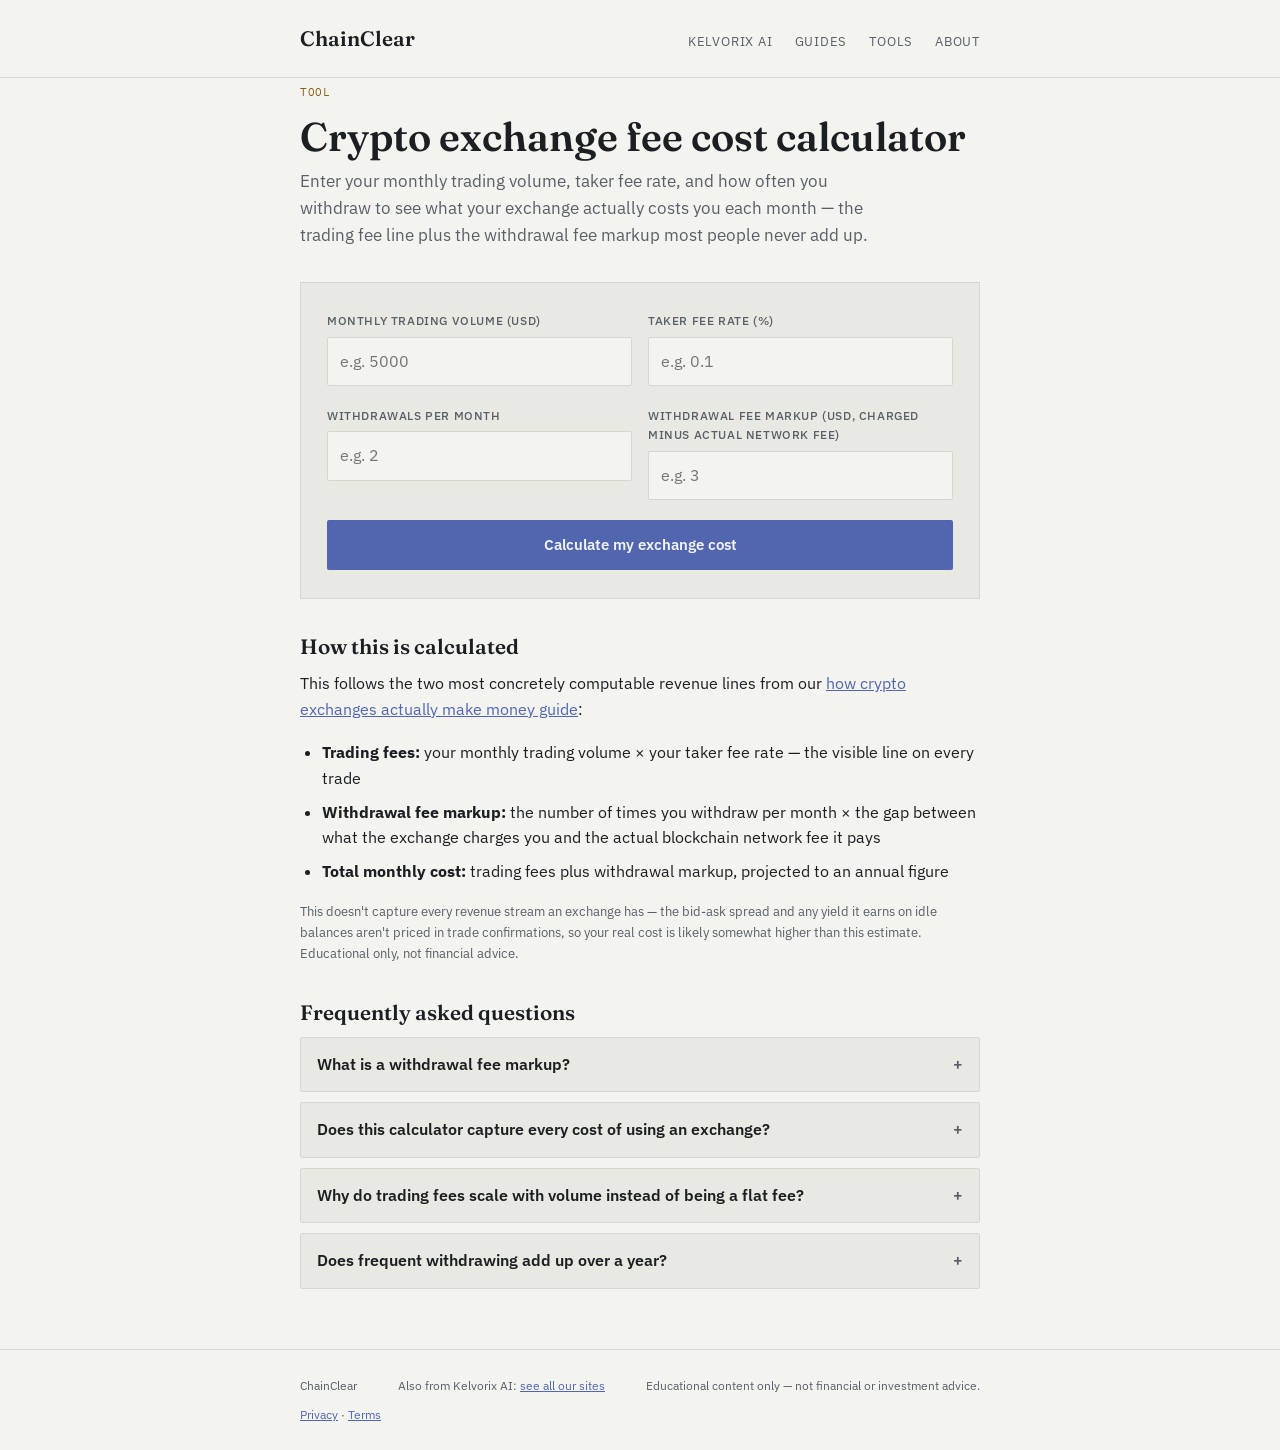
<file: tools/exchange-fee-cost-calculator.html>
<!doctype html>
<html lang="en">
<head>
<script async src="https://pagead2.googlesyndication.com/pagead/js/adsbygoogle.js?client=ca-pub-6051499531677717" crossorigin="anonymous"></script>
<meta charset="utf-8">
<meta name="viewport" content="width=device-width, initial-scale=1">
<title>Crypto Exchange Fee Cost Calculator | ChainClear</title>
<meta name="description" content="Free crypto exchange fee cost calculator. Enter your monthly trading volume, fee rate, and withdrawal habits for an instant estimate of what your exchange actually costs you.">
<link rel="canonical" href="https://kelvorixai.github.io/chainclear/tools/exchange-fee-cost-calculator.html">
<meta property="og:title" content="Crypto Exchange Fee Cost Calculator">
<meta property="og:description" content="Enter your trading volume, fee rate, and withdrawal habits to see your real monthly exchange cost.">
<meta property="og:type" content="website">
<link rel="preconnect" href="https://fonts.googleapis.com">
<link rel="preconnect" href="https://fonts.gstatic.com" crossorigin>
<link href="https://fonts.googleapis.com/css2?family=Fraunces:opsz,wght@9..144,500;9..144,600;9..144,700&family=IBM+Plex+Sans:wght@400;500;600&family=IBM+Plex+Mono:wght@400;500&display=swap" rel="stylesheet">
<link rel="stylesheet" href="../style.css">
<style>
  .calc{ border:1px solid var(--line); padding:28px 26px; margin-top:28px; background:var(--paper-raised); }
  .field{ display:flex; flex-direction:column; gap:6px; margin-bottom:20px; }
  .field label{ font-size:12px; text-transform:uppercase; letter-spacing:.05em; color:var(--ink-soft); font-weight:500; }
  .field input{
    font: inherit; font-size:16px; padding:11px 12px; border:1px solid var(--line);
    background:var(--paper); color:var(--ink); border-radius:2px; width:100%;
  }
  .field-row{ display:grid; grid-template-columns:1fr 1fr; gap:16px; }
  @media (max-width:480px){ .field-row{ grid-template-columns:1fr; } }
  button.calc-btn{
    font: inherit; font-size:15px; font-weight:600; background:var(--indigo-soft); color:var(--paper);
    border:none; padding:13px 22px; border-radius:2px; cursor:pointer; width:100%;
  }
  button.calc-btn:hover{ background:var(--indigo); }
  .result{ margin-top:26px; padding:22px 24px; border:1px solid var(--amber); border-left:4px solid var(--amber); background:var(--paper); display:none; }
  .result.show{ display:block; }
  .result .amount{ font-family:"Fraunces", serif; font-size:2.4rem; font-weight:700; color:var(--amber-strong); font-variant-numeric:tabular-nums; }
  .result .amount span{ font-size:1.1rem; font-family:"IBM Plex Sans", sans-serif; font-weight:500; color:var(--ink-soft); }
  .result .breakdown{ margin-top:14px; font-size:13.5px; color:var(--ink-soft); font-family:"IBM Plex Mono", monospace; line-height:1.8; }
  .share-btn{
    margin-top:16px; font: inherit; font-size:13px; background:none; color:var(--indigo-soft);
    border:1px solid var(--indigo-soft); padding:8px 14px; border-radius:2px; cursor:pointer;
  }
  .share-btn:hover{ background:var(--indigo-soft); color:var(--paper); }
  .formula-note{ font-size:13px; color:var(--ink-soft); margin-top:10px; }
  .faq{ margin-top:36px; }
  .faq details{ border:1px solid var(--line); border-radius:2px; padding:14px 16px; margin-bottom:10px; background:var(--paper-raised); }
  .faq summary{ cursor:pointer; font-weight:600; list-style:none; }
  .faq summary::-webkit-details-marker{ display:none; }
  .faq summary::after{ content:"+"; float:right; color:var(--ink-soft); }
  .faq details[open] summary::after{ content:"\2013"; }
  .faq p{ margin-top:10px; font-size:14.5px; color:var(--ink-soft); }
</style>
<script type="application/ld+json">
{
  "@context": "https://schema.org",
  "@type": "FAQPage",
  "mainEntity": [
    {
      "@type": "Question",
      "name": "What is a withdrawal fee markup?",
      "acceptedAnswer": {
        "@type": "Answer",
        "text": "The difference between what an exchange charges you to withdraw crypto and the actual blockchain network fee it pays on your behalf. That gap is pure profit for the exchange, and it's easy to miss because it's buried in a single withdrawal confirmation rather than shown as a fee line."
      }
    },
    {
      "@type": "Question",
      "name": "Does this calculator capture every cost of using an exchange?",
      "acceptedAnswer": {
        "@type": "Answer",
        "text": "No — it covers only the two most concretely computable lines: trading fees and withdrawal fee markup. It doesn't price in the bid-ask spread or any yield the exchange earns on idle balances, so your real cost is likely somewhat higher than this estimate."
      }
    },
    {
      "@type": "Question",
      "name": "Why do trading fees scale with volume instead of being a flat fee?",
      "acceptedAnswer": {
        "@type": "Answer",
        "text": "Because most exchanges charge a taker fee as a percentage of your traded dollar volume, not a fixed amount per trade — so the more you trade, the more you pay in absolute terms even if your fee rate percentage stays the same."
      }
    },
    {
      "@type": "Question",
      "name": "Does frequent withdrawing add up over a year?",
      "acceptedAnswer": {
        "@type": "Answer",
        "text": "Yes — this calculator projects your monthly total to an annual figure, since even a small per-withdrawal markup compounds meaningfully across dozens of withdrawals over a year."
      }
    }
  ]
}
</script>
<script type="application/ld+json">
{
  "@context": "https://schema.org",
  "@type": "WebApplication",
  "name": "Crypto Exchange Fee Cost Calculator",
  "url": "https://kelvorixai.github.io/chainclear/tools/exchange-fee-cost-calculator.html",
  "applicationCategory": "FinanceApplication",
  "operatingSystem": "Any",
  "offers": {
    "@type": "Offer",
    "price": "0",
    "priceCurrency": "USD"
  },
  "description": "Free calculator that estimates what a crypto exchange actually costs from trading fees and withdrawal fee markups, projected to a monthly and annual total."
}
</script>
</head>
<body>

<header class="site">
  <div class="wrap">
    <a class="brand" href="../index.html">ChainClear</a>
    <nav class="site">
      <a href="https://kelvorixai.github.io/">Kelvorix AI</a>
      <a href="../index.html">Guides</a>
      <a href="index.html">Tools</a>
      <a href="../about.html">About</a>
    </nav>
  </div>
</header>

<main class="wrap">
  <article class="post">
    <header class="meta">
      <span class="tag">Tool</span>
      <h1>Crypto exchange fee cost calculator</h1>
      <p class="dek">Enter your monthly trading volume, taker fee rate, and how often you withdraw to see what your exchange actually costs you each month — the trading fee line plus the withdrawal fee markup most people never add up.</p>
    </header>

    <div class="calc">
      <div class="field-row">
        <div class="field">
          <label for="volume">Monthly trading volume (USD)</label>
          <input type="number" id="volume" inputmode="decimal" placeholder="e.g. 5000" min="0" step="any">
        </div>
        <div class="field">
          <label for="feerate">Taker fee rate (%)</label>
          <input type="number" id="feerate" inputmode="decimal" placeholder="e.g. 0.1" min="0" step="any">
        </div>
      </div>
      <div class="field-row">
        <div class="field">
          <label for="withdrawals">Withdrawals per month</label>
          <input type="number" id="withdrawals" inputmode="numeric" placeholder="e.g. 2" min="0" step="1">
        </div>
        <div class="field">
          <label for="markup">Withdrawal fee markup (USD, charged minus actual network fee)</label>
          <input type="number" id="markup" inputmode="decimal" placeholder="e.g. 3" min="0" step="any">
        </div>
      </div>

      <button class="calc-btn" id="calcBtn" type="button">Calculate my exchange cost</button>

      <div class="result" id="result">
        <div class="amount"><span>Monthly cost: </span><span id="amountValue">0</span></div>
        <div class="breakdown" id="breakdown"></div>
        <button class="share-btn" id="shareBtn" type="button">Copy result to share</button>
      </div>
    </div>

    <div class="content" style="margin-top:36px;">
      <h2>How this is calculated</h2>
      <p>This follows the two most concretely computable revenue lines from our <a href="../articles/how-crypto-exchanges-actually-make-money.html">how crypto exchanges actually make money guide</a>:</p>
      <ul>
        <li><strong>Trading fees:</strong> your monthly trading volume × your taker fee rate — the visible line on every trade</li>
        <li><strong>Withdrawal fee markup:</strong> the number of times you withdraw per month × the gap between what the exchange charges you and the actual blockchain network fee it pays</li>
        <li><strong>Total monthly cost:</strong> trading fees plus withdrawal markup, projected to an annual figure</li>
      </ul>
      <p class="formula-note">This doesn't capture every revenue stream an exchange has — the bid-ask spread and any yield it earns on idle balances aren't priced in trade confirmations, so your real cost is likely somewhat higher than this estimate. Educational only, not financial advice.</p>
    </div>

    <div class="content faq" style="margin-top:36px;">
      <h2>Frequently asked questions</h2>
      <details>
        <summary>What is a withdrawal fee markup?</summary>
        <p>The difference between what an exchange charges you to withdraw crypto and the actual blockchain network fee it pays on your behalf. That gap is pure profit for the exchange, and it's easy to miss because it's buried in a single withdrawal confirmation rather than shown as a fee line.</p>
      </details>
      <details>
        <summary>Does this calculator capture every cost of using an exchange?</summary>
        <p>No — it covers only the two most concretely computable lines: trading fees and withdrawal fee markup. It doesn't price in the bid-ask spread or any yield the exchange earns on idle balances, so your real cost is likely somewhat higher than this estimate.</p>
      </details>
      <details>
        <summary>Why do trading fees scale with volume instead of being a flat fee?</summary>
        <p>Because most exchanges charge a taker fee as a percentage of your traded dollar volume, not a fixed amount per trade — so the more you trade, the more you pay in absolute terms even if your fee rate percentage stays the same.</p>
      </details>
      <details>
        <summary>Does frequent withdrawing add up over a year?</summary>
        <p>Yes — this calculator projects your monthly total to an annual figure, since even a small per-withdrawal markup compounds meaningfully across dozens of withdrawals over a year.</p>
      </details>
    </div>
  </article>
</main>

<footer class="site">
  <div class="wrap">
    <span>ChainClear</span>
    <span>Also from Kelvorix AI: <a href="https://kelvorixai.github.io/">see all our sites</a></span>
    <span>Educational content only — not financial or investment advice.</span>
    <span><a href="../privacy.html">Privacy</a> · <a href="../terms.html">Terms</a></span>
  </div>
</footer>

<script>
(function(){
  var calcBtn = document.getElementById('calcBtn');
  var shareBtn = document.getElementById('shareBtn');
  var resultEl = document.getElementById('result');
  var amountEl = document.getElementById('amountValue');
  var breakdownEl = document.getElementById('breakdown');
  var lastSummary = '';

  function fmt(n){
    return n.toLocaleString('en-US', {maximumFractionDigits: 2});
  }

  calcBtn.addEventListener('click', function(){
    var volume = parseFloat(document.getElementById('volume').value) || 0;
    var feerate = parseFloat(document.getElementById('feerate').value) || 0;
    var withdrawals = parseFloat(document.getElementById('withdrawals').value) || 0;
    var markup = parseFloat(document.getElementById('markup').value) || 0;

    if (volume <= 0 && withdrawals <= 0) {
      breakdownEl.textContent = '';
      amountEl.textContent = 'Enter your numbers above';
      resultEl.classList.add('show');
      shareBtn.style.display = 'none';
      return;
    }

    var tradingFees = volume * (feerate / 100);
    var withdrawalMarkup = withdrawals * markup;
    var total = tradingFees + withdrawalMarkup;
    var annual = total * 12;

    var lines = [];
    lines.push('Trading fees (' + fmt(volume) + ' at ' + feerate + '%): ' + fmt(tradingFees));
    lines.push('Withdrawal markup (' + withdrawals + ' x ' + fmt(markup) + '): ' + fmt(withdrawalMarkup));
    lines.push('Total monthly cost: ' + fmt(total));
    lines.push('Projected annual cost: ' + fmt(annual));

    amountEl.textContent = 'USD ' + fmt(total);
    breakdownEl.innerHTML = lines.join('<br>');
    resultEl.classList.add('show');
    shareBtn.style.display = 'inline-block';
    lastSummary = 'My crypto exchange is actually costing me about USD ' + fmt(total) + '/month between trading fees and withdrawal markups. Try it yourself: https://kelvorixai.github.io/chainclear/tools/exchange-fee-cost-calculator.html';
  });

  shareBtn.addEventListener('click', function(){
    if (!lastSummary) return;
    if (navigator.clipboard) {
      navigator.clipboard.writeText(lastSummary).then(function(){
        shareBtn.textContent = 'Copied!';
        setTimeout(function(){ shareBtn.textContent = 'Copy result to share'; }, 1800);
      });
    }
  });
})();
</script>

</body>
</html>
</file>
<file: style.css>
:root{
  --ink:#1c1f22;
  --ink-soft:#585f66;
  --paper:#f3f4f0;
  --paper-raised:#e8e9e2;
  --amber:#b3791a;
  --amber-strong:#8a5c11;
  --indigo:#3b4a8a;
  --indigo-soft:#5266b0;
  --line:#d6d7ce;
  --line-soft:#e2e3da;
}
@media (prefers-color-scheme: dark){
  :root{
    --ink:#e6e7e1;
    --ink-soft:#a5aaa4;
    --paper:#15171a;
    --paper-raised:#1d2023;
    --amber:#e0a64c;
    --amber-strong:#eebd74;
    --indigo:#8b9adf;
    --indigo-soft:#7385d6;
    --line:#2a2d31;
    --line-soft:#212427;
  }
}
*{box-sizing:border-box;}
html{ text-size-adjust:100%; }
body{
  margin:0;
  background:var(--paper);
  color:var(--ink);
  font-family:"IBM Plex Sans", ui-sans-serif, system-ui, sans-serif;
  line-height:1.6;
}
a{ color:var(--indigo-soft); }
h1,h2,h3{ font-family:"Fraunces", Georgia, serif; font-weight:600; text-wrap:balance; line-height:1.15; }
.wrap{ max-width:720px; margin:0 auto; padding:0 20px; }

header.site{ border-bottom:1px solid var(--line); padding-block:22px; }
header.site .wrap{ display:flex; align-items:baseline; justify-content:space-between; flex-wrap:wrap; gap:10px; }
.brand{ font-family:"Fraunces", serif; font-weight:600; font-size:1.3rem; text-decoration:none; color:var(--ink); }
nav.site a{ font-size:13px; text-transform:uppercase; letter-spacing:.06em; color:var(--ink-soft); text-decoration:none; margin-left:18px; }
nav.site a:hover{ color:var(--indigo-soft); }

main{ padding-block:48px; }

.hero h1{ font-size:clamp(2rem,5vw,2.8rem); margin:0 0 14px; }
.hero p{ color:var(--ink-soft); max-width:58ch; font-size:1.05rem; margin:0; }

.post-list{ margin-top:44px; display:flex; flex-direction:column; }
.post-card{ padding-block:22px; border-top:1px solid var(--line-soft); display:flex; flex-direction:column; gap:6px; }
.post-card:first-child{ border-top:none; }
.post-card .tag{ font-family:"IBM Plex Mono", monospace; font-size:11px; text-transform:uppercase; letter-spacing:.06em; color:var(--amber-strong); }
.post-card a.title{ font-family:"Fraunces", serif; font-size:1.3rem; font-weight:600; color:var(--ink); text-decoration:none; }
.post-card a.title:hover{ color:var(--indigo-soft); }
.post-card p{ margin:0; color:var(--ink-soft); font-size:14.5px; max-width:62ch; }

article.post header.meta{ margin-bottom:8px; }
article.post .tag{ font-family:"IBM Plex Mono", monospace; font-size:11px; text-transform:uppercase; letter-spacing:.06em; color:var(--amber-strong); }
article.post h1{ font-size:clamp(1.8rem,4.5vw,2.5rem); margin:10px 0 8px; }
article.post .dek{ color:var(--ink-soft); font-size:1.05rem; max-width:60ch; margin:0 0 34px; }
article.post .content{ max-width:68ch; font-size:16px; }
article.post .content h2{ font-size:1.3rem; margin:36px 0 12px; }
article.post .content p{ margin:0 0 18px; }
article.post .content ul,article.post .content ol{ margin:0 0 18px; padding-left:22px; }
article.post .content li{ margin-bottom:8px; }
article.post .content table{ width:100%; border-collapse:collapse; margin:0 0 24px; font-size:14.5px; }
article.post .content th{ text-align:left; font-size:11px; text-transform:uppercase; letter-spacing:.05em; color:var(--ink-soft); font-weight:500; padding:0 12px 8px 0; border-bottom:1px solid var(--line); }
article.post .content td{ padding:10px 12px 10px 0; border-bottom:1px solid var(--line-soft); vertical-align:top; }

.disclaimer{ margin-top:40px; padding:16px 18px; background:var(--paper-raised); border-left:3px solid var(--amber); font-size:13px; color:var(--ink-soft); }

footer.site{ border-top:1px solid var(--line); margin-top:60px; padding-block:26px; }
footer.site .wrap{ display:flex; justify-content:space-between; flex-wrap:wrap; gap:10px; font-size:12px; color:var(--ink-soft); }

@media (max-width:480px){
  nav.site a{ margin-left:12px; }
}
</file>
